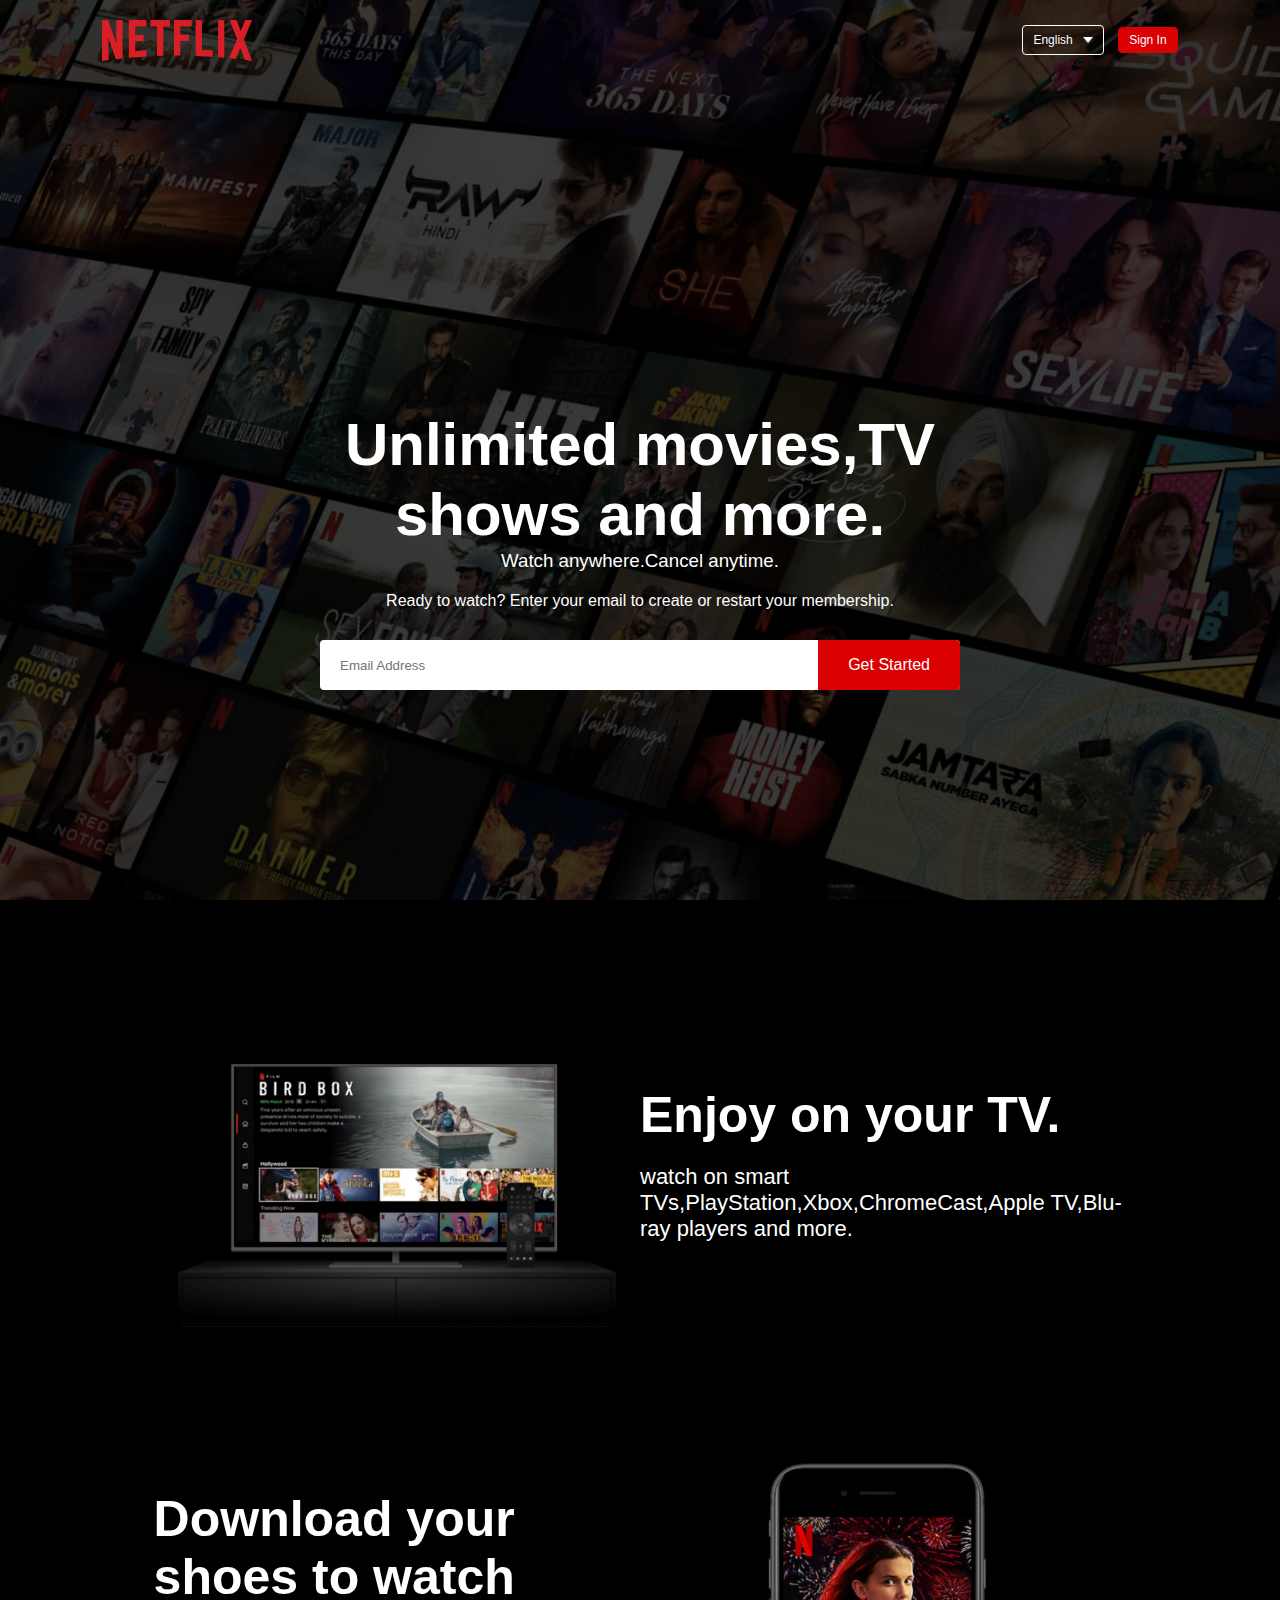
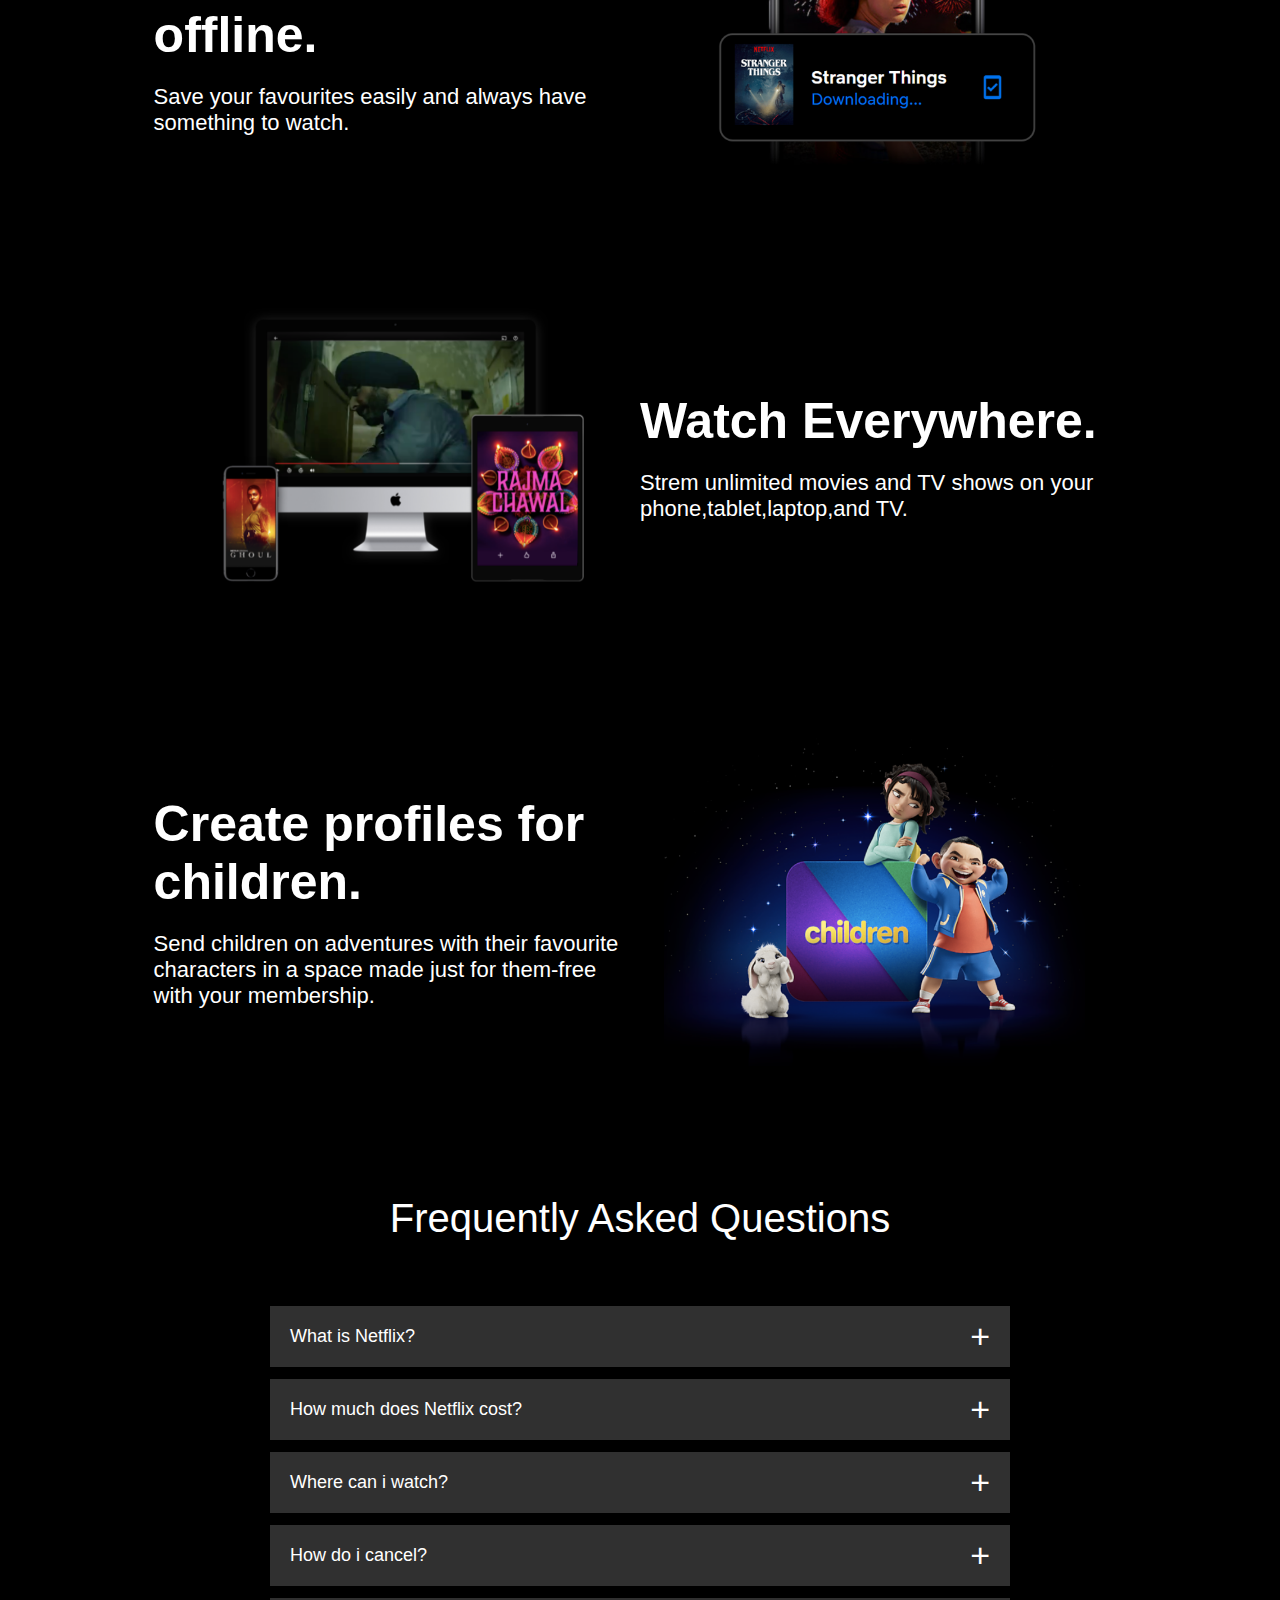
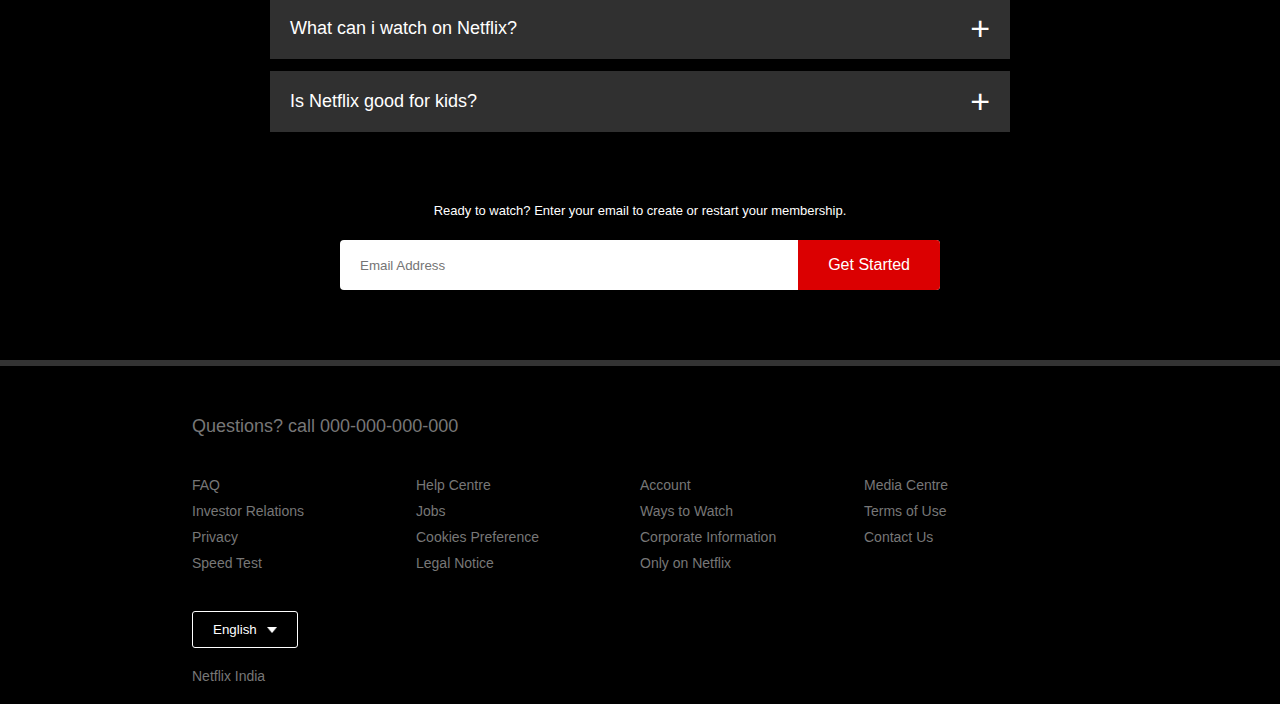
<file: ClonePage/index.html>
<!DOCTYPE html>
<html lang="en">
<head>
    <meta charset="UTF-8">
    <meta name="viewport" content="width=device-width, initial-scale=1.0">
    <title>Netflix Clone Page</title>
    <link rel="stylesheet" href="style.css">
</head>
<body>
    <div class="header">
        <nav>
            <img src="images/logo.png" class="logo">
            <div>
                <button class="language-btn">English <img src="images/down-icon.png" ></button>
                <button>Sign In</button>
            </div>
        </nav>
        <div class="header-content">
            <h1>Unlimited movies,TV shows and more.</h1>
            <h3>Watch anywhere.Cancel anytime.</h3>
            <p>Ready to watch? Enter your email to create or restart your membership.</p>
            <form class="email-signup">
                <input type="email" placeholder="Email Address" required>
                <button type="submit">Get Started</button>
            </form>
        </div>
    </div>
    <div class="features">
        <div class="row">
            <div class="img-col">
                <img src="images/feature-1.png">
            </div>
            <div class="text-col">
                <h2>Enjoy on your TV.</h2>
                <p>watch on smart TVs,PlayStation,Xbox,ChromeCast,Apple TV,Blu-ray players and more.</p>
            </div>
            
        </div>
        <div class="row">
            <div class="text-col">
                <h2>Download your shoes to watch offline.</h2>
                <p>Save your favourites easily and always have something to watch.</p>
            </div>
            <div class="img-col">
                <img src="images/feature-2.png">
            </div>
        </div>
        <div class="row">
            <div class="img-col">
                <img src="images/feature-3.png">
            </div>
            <div class="text-col">
                <h2>Watch Everywhere.</h2>
                <p>Strem unlimited movies and TV shows on your phone,tablet,laptop,and TV.</p>
            </div>
            
        </div>
        <div class="row">
            <div class="text-col">
                <h2>Create profiles for children.</h2>
                <p>Send children on adventures with their favourite characters in a space made just for them-free with your membership.</p>
            </div>
            <div class="img-col">
                <img src="images/feature-4.png">
            </div>
        </div>
    </div>

    <div class="faq">
        <h2>Frequently Asked Questions</h2>
        <ul class="accordion">
            <li>
                <input type="radio" name="accordion" id="first">
                <label for="first">What is Netflix?</label>
                <div class="content">
                    <p>Netflix is a subscription-based streaming service that allows our members to watch TV shows and movies on an internet-connected device.</p>
                </div>
            </li>
            <li>
                <input type="radio" name="accordion" id="second">
                <label for="second">How much does Netflix cost?</label>
                <div class="content">
                    <p>The Netflix Standard Subscription Plan costs Rs 499 per month and allows users to stream on up to two devices, including phone, tablet, computer and smart TV, at a time in Full High definition (Full HD) 1080p quality.</p>
                </div>
            </li>
            <li>
                <input type="radio" name="accordion" id="third">
                <label for="third">Where can i watch?</label>
                <div class="content">
                    <p>Sign in with your Netflix account to watch instantly on the web at netflix.com from your personal computer or on any internet-connected device that offers the Netflix app, including smart TVs, smartphones, tablets, streaming media players and game consoles.</p>
                </div>
            </li>
            <li>
                <input type="radio" name="accordion" id="fourth">
                <label for="fourth">How do i cancel?</label>
                <div class="content">
                    <p>Go to the homepage and click on your user in the top right. Then, navigate to your account and press the “Cancel Membership” button. You'll see a confirmation screen, just click “Finish Cancellation” and there you go.</p>
                </div>
            </li>
            <li>
                <input type="radio" name="accordion" id="fifth">
                <label for="fifth">What can i watch on Netflix?</label>
                <div class="content">
                    <p>Series ,movies anything</p>
                </div>
            </li>
            <li>
                <input type="radio" name="accordion" id="sixth">
                <label for="sixth">Is Netflix good for kids?</label>
                <div class="content">
                    <p>Thankfully, the service has tons of features to ensure that kids watch content that their parents deem fit for them. Netflix comes with a set of controls called 'Parental Controls' that come with settings that enable parents to ensure that their kids watch only the right set of videos.</p>
                </div>
            </li>
        </ul>
       <small>Ready to watch? Enter your email to create or restart your membership.</small> 
       <form class="email-signup">
        <input type="email" placeholder="Email Address" required>
        <button type="submit">Get Started</button>
    </form>

    </div>
    <div class="footer">
        <h2>Questions? call 000-000-000-000</h2>
        <div class="row">
            <div class="col">
                <a href="#">FAQ</a>
                <a href="#">Investor Relations</a>
                <a href="#">Privacy</a>
                <a href="#">Speed Test</a>
            </div>
            <div class="col">
                <a href="#">Help Centre</a>
                <a href="#">Jobs</a>
                <a href="#">Cookies Preference</a>
                <a href="#">Legal Notice</a>
            </div>
            <div class="col">
                <a href="#">Account</a>
                <a href="#">Ways to Watch</a>
                <a href="#">Corporate Information</a>
                <a href="#">Only on Netflix</a>
            </div>
            <div class="col">
                <a href="#">Media Centre</a>
                <a href="#">Terms of Use</a>
                <a href="#">Contact Us</a>
                
            </div>
        </div>
        <button class="language-btn">English <img src="images/down-icon.png" ></button>
        <p class="copyright-txt">Netflix India</p>
    </div>
</body>
</html>
</file>
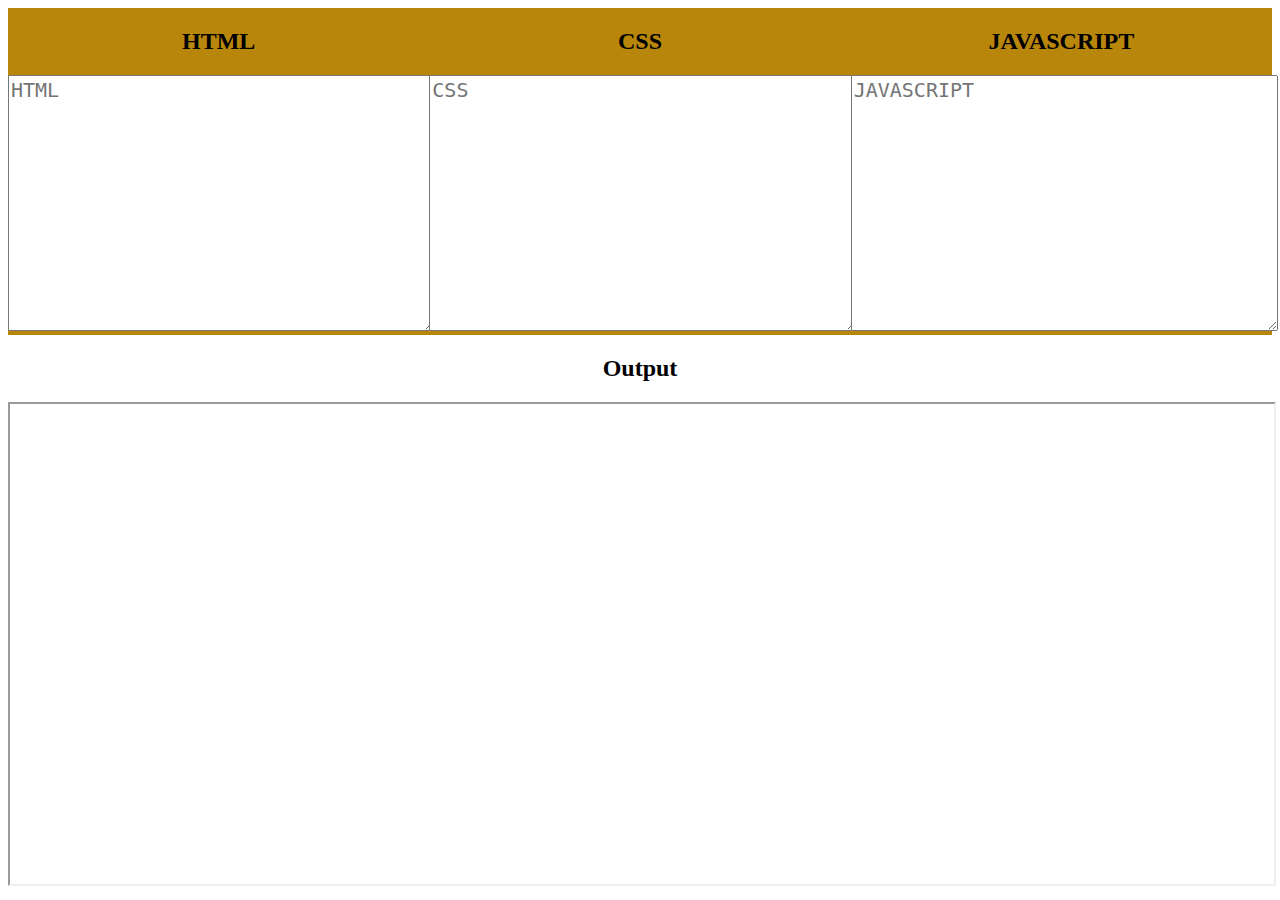
<file: Online code editor/index.html>
<!DOCTYPE html>
<html lang="en">
<head>
    <meta charset="UTF-8">
    <meta name="viewport" content="width=device-width, initial-scale=1.0">
    <title>Code Editor</title>
    <link rel="stylesheet" href="style.css">
</head>
<body>
    <div class="mainarea">
        <div class="editors">
            <h2>HTML</h2>
            <textarea id="html" placeholder="HTML"></textarea>
        </div>
        <div class="editors">
            <h2>CSS</h2>
            <textarea id="css" placeholder="CSS"></textarea>
        </div>
        <div class="editors">
            <h2>JAVASCRIPT</h2>
            <textarea id="js" placeholder="JAVASCRIPT"></textarea>
        </div>
    </div>
    <div class="output">
        <h2>Output</h2>
        <iframe id="code"></iframe>
    </div>
    <script type="text/javascript" src="app.js"></script>
</body>
</html>
</file>
<file: ClonePage/style.css>
*{
    margin: 0;
    padding: 0;
    font-family: 'Poppins',sans-serif;
    box-sizing: border-box;
}
body{
    background: #000;
    color: #fff;
}
.header{
    width: 100%;
    height: 100vh;
    background-image: linear-gradient(rgba(0,0,0,0.7),rgba(0,0,0,0.7)),url(images/header-image.png);
    background-size: cover;
    background-position: center;
    padding: 10px 8%;
    position: relative;
}
nav{
    display: flex;
    align-items: center;
    justify-content: space-between;
    padding: 10px 0;
}
.logo{
    width: 150px;
    cursor: pointer;
}
nav button {
    border: 1px solid #db0001; /* Add a red border */
    outline: 0;
    background: #db0001;
    color: #fff;
    border-radius: 4px;
    font-size: 12px;
    margin-left: 10px;
    cursor: pointer;
    padding: 5px 10px; /* Add padding to create space around text */
}
.language-btn{
    display: inline-flex;
    align-items: center;
    background: transparent;
    border: 1px solid #fff;
    padding: 7px 10px;
}
.language-btn img{
   width: 10px;
   margin-left: 10px;
}
.header-content{
    position: absolute;
    top: 50%;
    left: 50%;
    transform: translate(-50%,-50%);
    text-align: center;
    margin-top: 100px;
}
.header-content h1{
    font-size: 60px;
    line-height: 70px;
    font-weight: 600;
    max-width: 650px;
}
.header-content h3{
    font-weight: 400;
    margin-bottom: 20px;
}
.email-signup{
    background: #fff;
    border-radius: 4px;
    display: flex;
    align-items: center;
    margin-top: 30px;
    overflow: hidden;
}
.email-signup input{
    flex: 1;
    border: 0;
    outline: 0;
    margin-left: 20px;
}
.email-signup button{
    background: #db0001;
    border: 0;
    outline: 0;
    color: #fff;
    font-size: 16px;
    cursor: pointer;
    padding: 16px 30px;
}
/*------feature-------*/
.features{
    padding: 50px 12%;
    font-size: 22px;
}
.row{
    display: flex;
    width: 100%;
    align-items: center;
    flex-wrap: wrap;
    padding: 50px 0;
}
.text-col{
    flex-basis: 50%;
    margin-bottom: 20px;
}
.img-col{
    flex-basis: 50%;
    margin-bottom: 20px;
}
.img-col img{
    display: block;
    width: 90%;
    margin: auto;
}
.features h2{
    font-size: 50px;
    font-weight: 600;
    margin-bottom: 20px;
}
/*-------faq-------*/
.faq{
    padding: 10px 12%;
    text-align: center;
    font-size: 18px;
}
.faq h2{
    font-weight: 500;
    font-size: 40px;

}
.accordion{
    margin: 60px auto;
    width: 100%;
    max-width: 750px;
}
.accordion li{
    list-style: none;
    width: 100%;
    padding: 5px;

}
.accordion li label{
    display: flex;
    align-items: center;
    padding: 20px;
    font-size: 18px;
    font-weight: 500;
    background: #303030;
    margin-bottom: 2px;
    cursor: pointer;
    position: relative;
}
label::after{
    content: '+';
    font-size: 34px;
    position: absolute;
    right: 20px;
    transition: transform 0.5s;
}
input[type="radio"]{
    display: none;
}
.accordion .content{
    background: #303030;
    text-align: left;
    padding: 0 20px;
    max-height: 0;
    overflow: hidden;
    transition: max-height 0.5s, padding 0.5s;
}
.accordion input[type="radio"]:checked + label + .content{
    max-height: 600px;
    padding: 30px 20px;
}
.accordion input[type="radio"]:checked + label::after{
    transform: rotate(135deg);
}
.faq .email-signup{
    max-width: 600px;
    margin: 20px auto 60px;

}
.faq small{
    font-size: 13px
}
/*----footer-----*/
.footer{
    padding: 50px 15% 10px;
    border-top: 6px solid #333;
    color: #777;
}
.footer h2{
    font-size: 18px;
    font-weight: 400;
    margin-bottom: 30px;
}
.footer .col{
    flex-basis: 25%;
    flex-grow: 1;
    margin-bottom: 20px;
}
.footer .col a{
    display: block;
    text-decoration: none;
    color: #777;
    font-size: 14px;
    margin-bottom: 10px;
}
.footer .row{
    align-items: flex-start;
    padding: 10px 0;
}
.footer .language-btn{
    color: #fff;
    padding: 10px 20px;
    border-radius: 3px;
}
.copyright-txt{
    font-size: 14px;
    margin-top: 20px;
    margin-bottom: 10px;
}

/*-------media queries for small screen----*/
@media only screen and (max-width:600px){
    .logo{
        width: 100px;
    }
    nav button{
        padding: 5px 10px;
    }
    nav .language-btn{
        padding: 4px 8px;
    }
    .header-content{
        position: unset;
        transform: none;
        padding-top: 150px;
    }
    .header-content h1{
        font-size: 30px;
    }
    .email-signup button{
          font-size: 12px;
          padding: 10px 15px;
    }
    .text-col, .img-col{
        flex-basis: 100%;
    }
    .features h2{
        font-size: 30px;
    }
    .features p{
        font-size: 15px;
    }
    .row:nth-child(2),.row:nth-child(4){
        flex-direction: column-reverse;
    }
    .features .row{
        padding: 10px 0;
    }
    .faq h2{
        font-size: 20px;
    }
    .accordion .content{
        font-size: 14px;
    }
    .accordion li label{
        padding: 10px;
        font-size: 14px;
    }
    label::after{
        font-size: 22px;
    }
}
</file>
<file: Online code editor/style.css>
body{
    text-align: center;
}
.mainarea{
    display: flex;
    justify-content: space-around;

}
.editors{
    background-color: darkgoldenrod;
    width: 100%;
}
textarea{
    width: 100%;
    min-height: 250px;
    overflow: scroll;
    font-size: x-large;
}
iframe{
    width: 100%;
    height: 30em;
}
</file>
